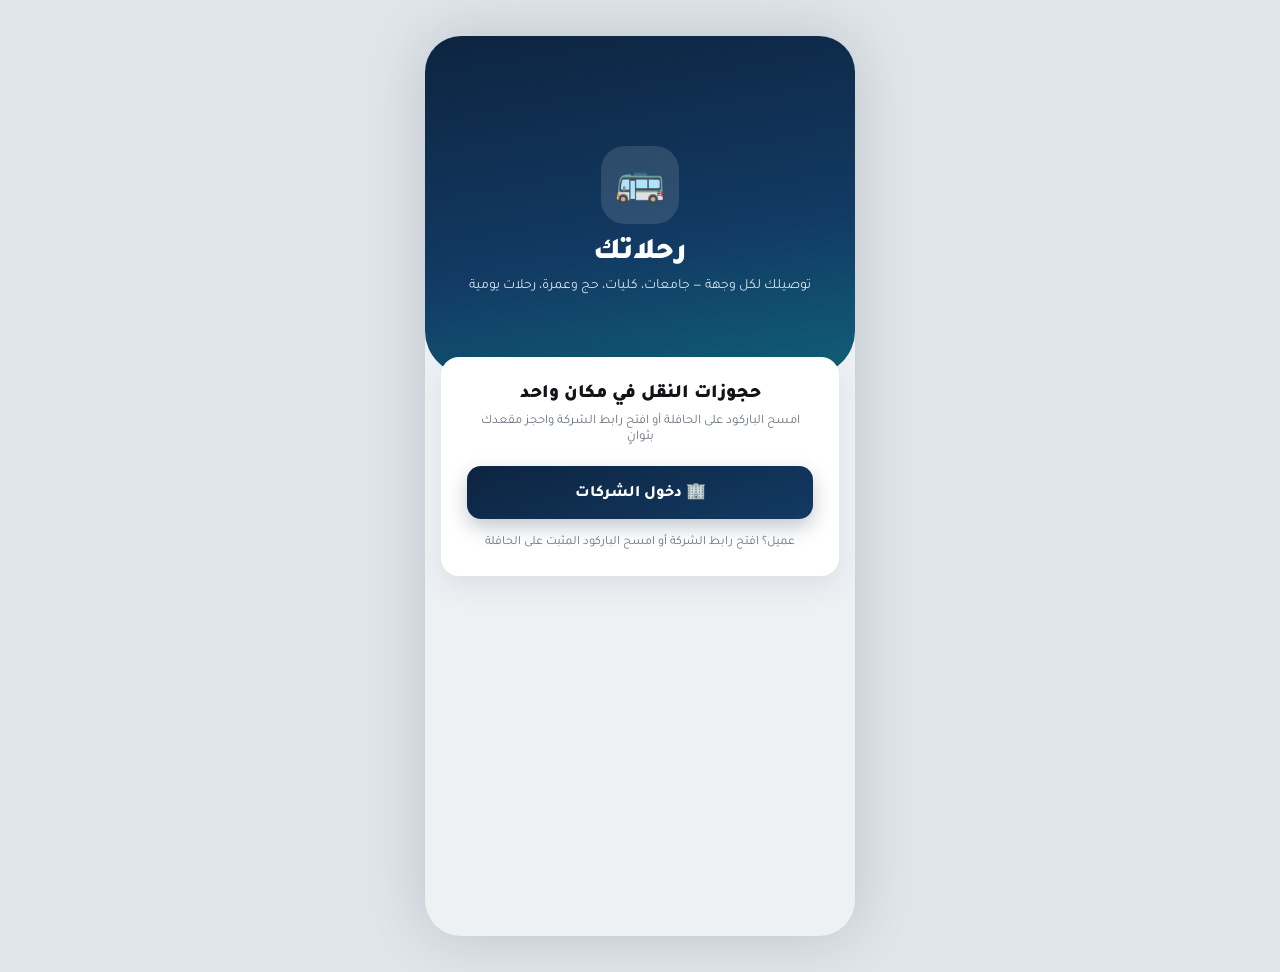
<file: index.html>
<!DOCTYPE html>
<html lang="ar" dir="rtl">
<head>
<meta charset="UTF-8">
<meta name="viewport" content="width=device-width, initial-scale=1.0, viewport-fit=cover">
<meta name="theme-color" content="#0d2440">
<link rel="manifest" href="manifest.json">
<link rel="icon" type="image/png" href="icons/icon-192.png">
<link rel="apple-touch-icon" href="icons/apple-touch-icon.png">
<title>رحلاتك — منصة حجوزات النقل</title>
<link href="https://fonts.googleapis.com/css2?family=Tajawal:wght@400;500;700;800;900&display=swap" rel="stylesheet">
<link rel="stylesheet" href="css/style.css">
</head>
<body>
<div id="phone">

  <section class="screen active">
    <div class="hero" style="padding:110px 24px 80px;border-radius:0 0 44px 44px">
      <div class="logo">🚌</div>
      <h1>رحلاتك</h1>
      <p>توصيلك لكل وجهة — جامعات، كليات، حج وعمرة، رحلات يومية</p>
    </div>
    <div class="wrap" style="margin-top:-36px">
      <div class="card center" style="padding:26px">
        <h2 style="font-weight:900;font-size:19px">حجوزات النقل في مكان واحد</h2>
        <p class="muted" style="margin:8px 0 20px">امسح الباركود على الحافلة أو افتح رابط الشركة واحجز مقعدك بثوانٍ</p>
        <button class="btn btn-primary" onclick="location.href='company.html'">🏢 دخول الشركات</button>
        <p class="muted" style="margin-top:16px;font-size:12.5px">عميل؟ افتح رابط الشركة أو امسح الباركود المثبت على الحافلة</p>
      </div>
    </div>
  </section>

</div>
<script>
// رابط شركة؟ حوّل لصفحة العميل
if (new URLSearchParams(location.search).get('c')) {
  location.replace('customer.html' + location.search);
}
</script>
</body>
</html>
</file>
<file: css/style.css>
:root{
  --navy:#0d2440; --navy2:#123a63; --teal:#0e7c86; --teal-l:#d5efef;
  --ink:#121317; --muted:#6b7684; --bg:#eef1f4; --card:#ffffff;
  --line:#e3e8ee; --gold:#d9a441; --green:#1f9d63; --red:#d64545;
  --r:18px; --shadow:0 10px 30px rgba(13,36,64,.08);
}
*{margin:0;padding:0;box-sizing:border-box;-webkit-tap-highlight-color:transparent}
body{font-family:'Tajawal',system-ui,sans-serif;background:#dfe5ea;color:var(--ink);min-height:100vh;display:flex;justify-content:center}
#phone{width:100%;max-width:430px;min-height:100vh;background:var(--bg);position:relative;overflow:hidden;box-shadow:0 0 60px rgba(0,0,0,.15)}
@media(min-width:500px){#phone{min-height:92vh;margin:4vh 0;border-radius:36px}}
.screen{display:none;min-height:100vh;padding-bottom:96px;animation:fade .35s ease}
.screen.active{display:block}
@keyframes fade{from{opacity:0;transform:translateY(10px)}to{opacity:1;transform:none}}
.appbar{background:linear-gradient(160deg,var(--navy),var(--navy2));color:#fff;padding:52px 20px 20px;border-radius:0 0 26px 26px;position:sticky;top:0;z-index:20}
.appbar.purple{background:linear-gradient(160deg,#2a1a4a,#123a63)}
.appbar h1{font-size:20px;font-weight:800;text-align:center}
.appbar .back{position:absolute;top:52px;right:16px;background:rgba(255,255,255,.14);border:none;color:#fff;width:36px;height:36px;border-radius:12px;font-size:18px;cursor:pointer}
.appbar .side{position:absolute;top:52px;left:16px;background:rgba(255,255,255,.14);border:none;color:#fff;min-width:36px;height:36px;border-radius:12px;cursor:pointer;padding:0 10px;font-family:inherit;font-weight:700;font-size:12px}
.wrap{padding:18px 16px}
.field{margin-bottom:14px}
.field label{display:block;font-size:13px;font-weight:700;color:var(--muted);margin-bottom:7px}
.field input,.field select{width:100%;border:1.5px solid var(--line);background:#fff;border-radius:14px;padding:13px 14px;font-family:inherit;font-size:15px;outline:none;transition:.2s}
.field input:focus,.field select:focus{border-color:var(--teal);box-shadow:0 0 0 3px var(--teal-l)}
.btn{display:block;width:100%;border:none;border-radius:14px;padding:15px;font-family:inherit;font-size:16px;font-weight:800;cursor:pointer;transition:.2s}
.btn-primary{background:linear-gradient(160deg,var(--navy),var(--navy2));color:#fff;box-shadow:0 8px 20px rgba(13,36,64,.25)}
.btn-primary:active{transform:scale(.98)}
.btn-teal{background:var(--teal);color:#fff}
.btn-green{background:var(--green);color:#fff}
.btn-ghost{background:#fff;color:var(--navy);border:1.5px solid var(--line)}
.btn-danger{background:#fdeaea;color:var(--red)}
.btn:disabled{opacity:.55;cursor:not-allowed}
.row{display:flex;gap:10px}.row>*{flex:1}
.link{color:var(--teal);font-weight:700;font-size:14px;cursor:pointer;text-decoration:none;background:none;border:none;font-family:inherit}
.muted{color:var(--muted);font-size:13px}
.center{text-align:center}
.card{background:var(--card);border-radius:var(--r);padding:16px;box-shadow:var(--shadow);margin-bottom:14px}
.trip{display:flex;gap:12px;align-items:center}
.trip .thumb{width:64px;height:64px;border-radius:14px;background:linear-gradient(140deg,var(--teal),var(--navy2));display:flex;align-items:center;justify-content:center;font-size:26px;flex-shrink:0}
.trip h3{font-size:15px;font-weight:800}
.trip .meta{font-size:12.5px;color:var(--muted);margin-top:3px}
.badge{display:inline-block;padding:3px 10px;border-radius:99px;font-size:11.5px;font-weight:700}
.b-teal{background:var(--teal-l);color:var(--teal)}
.b-gold{background:#f7ecd4;color:#9a7322}
.b-green{background:#dff3e9;color:var(--green)}
.b-red{background:#fdeaea;color:var(--red)}
.price{font-weight:900;color:var(--navy);font-size:17px}
.stats{display:grid;grid-template-columns:1fr 1fr;gap:12px}
.stat{background:#fff;border-radius:var(--r);padding:16px;box-shadow:var(--shadow)}
.stat .ic{width:38px;height:38px;border-radius:12px;display:flex;align-items:center;justify-content:center;font-size:18px;margin-bottom:8px}
.stat b{font-size:22px;font-weight:900;display:block}
.stat span{font-size:12.5px;color:var(--muted);font-weight:700}
.bnav{position:fixed;bottom:0;left:50%;transform:translateX(-50%);width:100%;max-width:430px;background:#fff;border-top:1px solid var(--line);display:flex;z-index:50;padding:8px 6px calc(10px + env(safe-area-inset-bottom))}
.bnav button{flex:1;background:none;border:none;font-family:inherit;font-size:11px;font-weight:700;color:var(--muted);cursor:pointer;display:flex;flex-direction:column;align-items:center;gap:4px;padding:6px 0}
.bnav button .i{font-size:20px}
.bnav button.on{color:var(--teal)}
.hero{background:linear-gradient(170deg,var(--navy) 0%,var(--navy2) 60%,var(--teal) 130%);color:#fff;padding:70px 24px 30px;border-radius:0 0 34px 34px;text-align:center}
.logo{width:78px;height:78px;margin:0 auto 12px;background:rgba(255,255,255,.12);border-radius:24px;display:flex;align-items:center;justify-content:center;font-size:40px}
.hero h1{font-size:30px;font-weight:900}
.hero p{opacity:.85;font-size:14px;margin-top:6px}
.chips{display:flex;gap:8px;overflow-x:auto;padding:4px 0 10px;scrollbar-width:none}
.chips::-webkit-scrollbar{display:none}
.chip{flex-shrink:0;background:#fff;border:1.5px solid var(--line);border-radius:99px;padding:9px 16px;font-family:inherit;font-size:13px;font-weight:700;color:var(--muted);cursor:pointer}
.chip.on{background:var(--navy);color:#fff;border-color:var(--navy)}
.cal{background:#fff;border-radius:var(--r);padding:14px;box-shadow:var(--shadow)}
.cal-grid{display:grid;grid-template-columns:repeat(7,1fr);gap:4px;text-align:center}
.cal-grid .d{aspect-ratio:1;display:flex;align-items:center;justify-content:center;border-radius:12px;font-size:14px;font-weight:700;cursor:pointer;border:none;background:none;font-family:inherit;color:var(--ink)}
.cal-grid .d.off{color:#c3cbd4}
.cal-grid .d.today{background:var(--teal);color:#fff}
.cal-grid .d.sel{outline:2px solid var(--navy)}
.cal-grid .d.has{position:relative}
.cal-grid .d.has::after{content:'';position:absolute;bottom:4px;width:5px;height:5px;border-radius:50%;background:var(--gold)}
.cal-grid .h{font-size:11px;color:var(--muted);font-weight:800;padding:6px 0}
.qr-box{background:#fff;border-radius:var(--r);padding:22px;box-shadow:var(--shadow);text-align:center}
.qr-box .qr-holder{display:inline-block;padding:12px;background:#fff;border:1.5px dashed var(--line);border-radius:16px;min-width:80px;min-height:80px}
.lrow{display:flex;align-items:center;gap:12px;background:#fff;border-radius:16px;padding:14px;box-shadow:var(--shadow);margin-bottom:10px}
.lrow .ava{width:44px;height:44px;border-radius:14px;background:var(--teal-l);color:var(--teal);display:flex;align-items:center;justify-content:center;font-size:19px;font-weight:900;flex-shrink:0}
.lrow .grow{flex:1;min-width:0}
.lrow h4{font-size:14.5px;font-weight:800}
.lrow p{font-size:12px;color:var(--muted)}
.icon-btn{border:none;background:#f2f5f8;min-width:36px;height:36px;border-radius:12px;cursor:pointer;font-size:15px;font-family:inherit;font-weight:800;padding:0 10px}
.ticket{background:#fff;border-radius:22px;overflow:hidden;box-shadow:var(--shadow)}
.ticket .tp{background:linear-gradient(140deg,var(--teal),var(--navy2));color:#fff;padding:22px;text-align:center}
.ticket .tp #qrT, .ticket .tp .qr-frame{background:#fff;border:2px dashed rgba(13,36,64,.25);border-radius:18px;padding:14px;display:inline-block;margin:4px auto;box-shadow:0 6px 18px rgba(0,0,0,.18)}
.ticket .tp .qr-cap{color:rgba(255,255,255,.85);font-size:12px;font-weight:700;margin-top:10px}
.ticket .tb{padding:18px}
.tline{display:flex;justify-content:space-between;align-items:center;padding:9px 0;border-bottom:1px dashed var(--line);font-size:14px;gap:8px}
.tline b{font-weight:800}
.notice{background:#fdf6e7;border:1px solid #f0dfb8;color:#8a6a1f;border-radius:14px;padding:12px 14px;font-size:13px;font-weight:700;text-align:center}
.toast{position:fixed;bottom:110px;left:50%;transform:translateX(-50%);background:var(--navy);color:#fff;padding:12px 22px;border-radius:99px;font-size:14px;font-weight:700;z-index:200;opacity:0;pointer-events:none;transition:.3s;max-width:86%;text-align:center}
.toast.show{opacity:1}
h2.sec{font-size:17px;font-weight:900;margin:18px 0 12px;display:flex;justify-content:space-between;align-items:center}
h2.sec small{font-size:12px;color:var(--teal);font-weight:700;cursor:pointer}
.search{position:relative;margin-bottom:14px}
.search input{width:100%;border:none;background:#fff;border-radius:14px;padding:13px 42px 13px 14px;font-family:inherit;font-size:14.5px;box-shadow:var(--shadow);outline:none}
.search span{position:absolute;right:14px;top:50%;transform:translateY(-50%);color:var(--muted)}
.banner{border-radius:var(--r);background:linear-gradient(120deg,var(--navy),var(--teal));color:#fff;padding:20px;margin-bottom:16px;position:relative;overflow:hidden}
.banner h3{font-size:17px;font-weight:900}
.banner p{font-size:12.5px;opacity:.85;margin-top:4px}
.banner::after{content:'🚌';position:absolute;left:14px;bottom:-8px;font-size:64px;opacity:.35}
.empty{background:#fff;border-radius:var(--r);padding:34px 16px;text-align:center;color:var(--muted);font-weight:700;box-shadow:var(--shadow)}
.spin{display:inline-block;width:22px;height:22px;border:3px solid var(--teal-l);border-top-color:var(--teal);border-radius:50%;animation:sp 1s linear infinite;vertical-align:middle}
@keyframes sp{to{transform:rotate(360deg)}}
.error{background:#fdeaea;color:var(--red);border-radius:12px;padding:10px 14px;font-size:13px;font-weight:700;margin-bottom:12px;display:none}
.error.show{display:block}
/* غلاف الشركة */
.cover{position:relative;min-height:110px;background:linear-gradient(160deg,var(--navy),var(--teal));background-size:cover;background-position:center;border-radius:0 0 26px 26px;padding:36px 16px 0}
.cover .logout-btn{position:absolute;top:36px;left:14px;background:#fff;border:none;color:var(--navy);border-radius:12px;padding:9px 14px;font-family:inherit;font-weight:900;font-size:13px;cursor:pointer;z-index:3;box-shadow:0 4px 12px rgba(0,0,0,.18)}
.cover .co-id{display:flex;align-items:flex-end;gap:12px;transform:translateY(30px)}
.cover .co-logo{width:76px;height:76px;border-radius:22px;background:#fff;object-fit:cover;border:3px solid #fff;box-shadow:0 6px 18px rgba(0,0,0,.2);display:flex;align-items:center;justify-content:center;font-size:34px;flex-shrink:0}
.cover .co-meta{padding-bottom:6px;color:#fff;text-shadow:0 1px 6px rgba(0,0,0,.35)}
.cover .co-meta h1{font-size:19px;font-weight:900}
.cover .co-meta p{font-size:12px;opacity:.9}
.route{color:var(--teal);font-weight:900;font-size:13.5px}
.perm-grid{display:grid;grid-template-columns:1fr 1fr;gap:8px;margin-bottom:14px}
.perm-grid label{background:#f4f7f9;border-radius:12px;padding:10px 12px;font-size:13px;font-weight:700;display:flex;gap:8px;align-items:center;cursor:pointer}
/* نوافذ منبثقة */
.mback{position:fixed;inset:0;background:rgba(13,36,64,.55);backdrop-filter:blur(3px);z-index:300;display:flex;align-items:center;justify-content:center;padding:24px;animation:fade .2s ease}
.modal{background:#fff;border-radius:22px;padding:24px 20px;width:100%;max-width:340px;text-align:center;box-shadow:0 20px 60px rgba(0,0,0,.25);animation:pop .25s ease}
@keyframes pop{from{transform:scale(.9);opacity:0}to{transform:scale(1);opacity:1}}
.modal .m-ic{font-size:44px;margin-bottom:8px}
.modal h3{font-weight:900;font-size:17px;margin-bottom:6px}
.modal p{color:var(--muted);font-size:13.5px;font-weight:600;margin-bottom:18px}
.modal textarea{width:100%;border:1.5px solid var(--line);border-radius:14px;padding:12px;font-family:inherit;font-size:14px;min-height:90px;outline:none;margin-bottom:14px;resize:vertical}
.modal .row .btn{padding:13px;font-size:14.5px}
/* هوية الشركة في الرئيسية */
.co-id2{display:flex;flex-direction:column;align-items:center;transform:translateY(22px)}
.co-id2 .co-logo{width:84px;height:84px;border-radius:26px;background:#fff;border:3px solid #fff;box-shadow:0 6px 18px rgba(0,0,0,.2);display:flex;align-items:center;justify-content:center;font-size:38px;overflow:hidden;flex-shrink:0}
.co-id2 .co-logo img{width:100%;height:100%;object-fit:cover}
.co-badge{background:rgba(255,255,255,.92);border-radius:16px;padding:8px 18px;margin-top:10px;text-align:center;box-shadow:0 4px 14px rgba(0,0,0,.12)}
.co-badge h1{font-size:17px;font-weight:900;color:var(--navy)}
.co-badge p{font-size:11.5px;color:var(--muted);font-weight:700}
/* أزرار الحجز */
.bk-actions{display:flex;gap:8px;margin-top:10px;flex-wrap:wrap}
.bk-actions .icon-btn{flex:1;min-width:70px;height:38px;font-size:12px;font-weight:800}
.verify-ok{background:#dff3e9;color:var(--green);border-radius:18px;padding:20px;text-align:center;font-weight:900;font-size:18px;margin-bottom:14px}

.has-nav .screen .wrap{padding-bottom:110px}

/* ===== تتبع الرحلة (خط زمني عمودي على اليسار) ===== */
.track{background:#fff;border-radius:16px;padding:14px 16px;margin:12px 0;box-shadow:0 2px 10px rgba(0,0,0,.06)}
.track-title{font-weight:900;margin-bottom:8px}
.tstop{position:relative;display:flex;align-items:center;min-height:44px;padding-left:30px}
.tstop::before{content:'';position:absolute;left:8px;top:0;bottom:0;width:3px;background:#e2e8f0}
.tstop:first-of-type::before{top:50%}
.tstop:last-of-type::before{bottom:50%}
.tdot{position:absolute;left:0;top:50%;transform:translateY(-50%);width:17px;height:17px;border-radius:50%;border:3px solid #cbd5e1;background:#fff;z-index:1}
.tstop.done .tdot{border-color:#16a34a;background:#16a34a}
.tstop.now .tdot{border-color:#2563eb;background:#fff;box-shadow:0 0 0 5px rgba(37,99,235,.18)}
.tstop.now b{color:#0369a1}
.tstop.next{opacity:.55}
.tinfo{flex:1;line-height:1.5}
.tinfo span{display:block;font-size:12px;color:#64748b}

/* بطاقة التحقق من التذكرة */
.vcard{background:#fff;border-radius:20px;padding:26px 18px;text-align:center;box-shadow:0 6px 24px rgba(0,0,0,.08)}

/* شارة جرس الأدمن */
.bell-badge{position:absolute;top:-7px;left:-7px;background:#ef4444;color:#fff;border-radius:999px;min-width:20px;height:20px;font-size:11px;font-weight:900;display:flex;align-items:center;justify-content:center;padding:0 5px;box-shadow:0 2px 6px rgba(0,0,0,.25)}

/* مؤشر التحديث اللحظي */
.upd-pill{position:fixed;bottom:100px;left:50%;transform:translateX(-50%) translateY(20px);background:#0d2440;color:#fff;font-size:12.5px;font-weight:800;padding:8px 18px;border-radius:999px;box-shadow:0 6px 18px rgba(0,0,0,.25);opacity:0;pointer-events:none;transition:all .3s ease;z-index:400}
.upd-pill.show{opacity:1;transform:translateX(-50%) translateY(0)}
</file>
